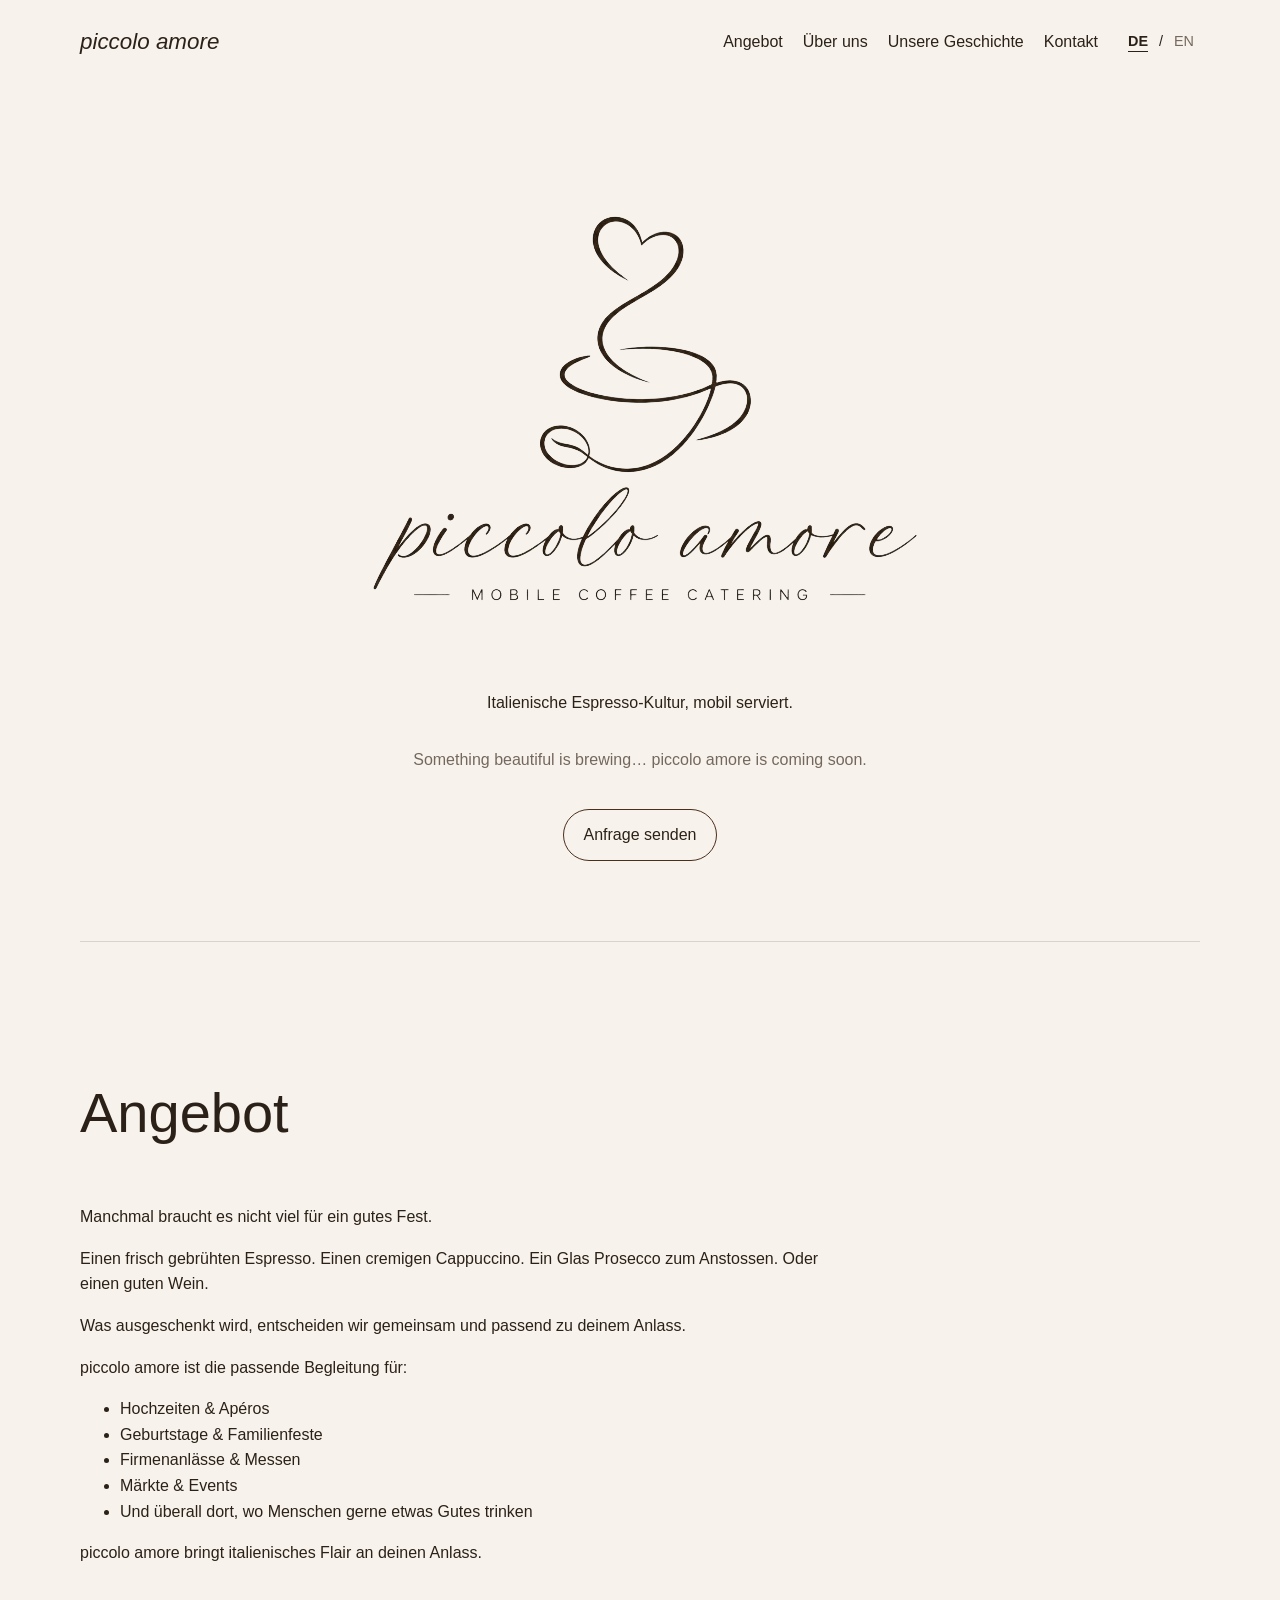
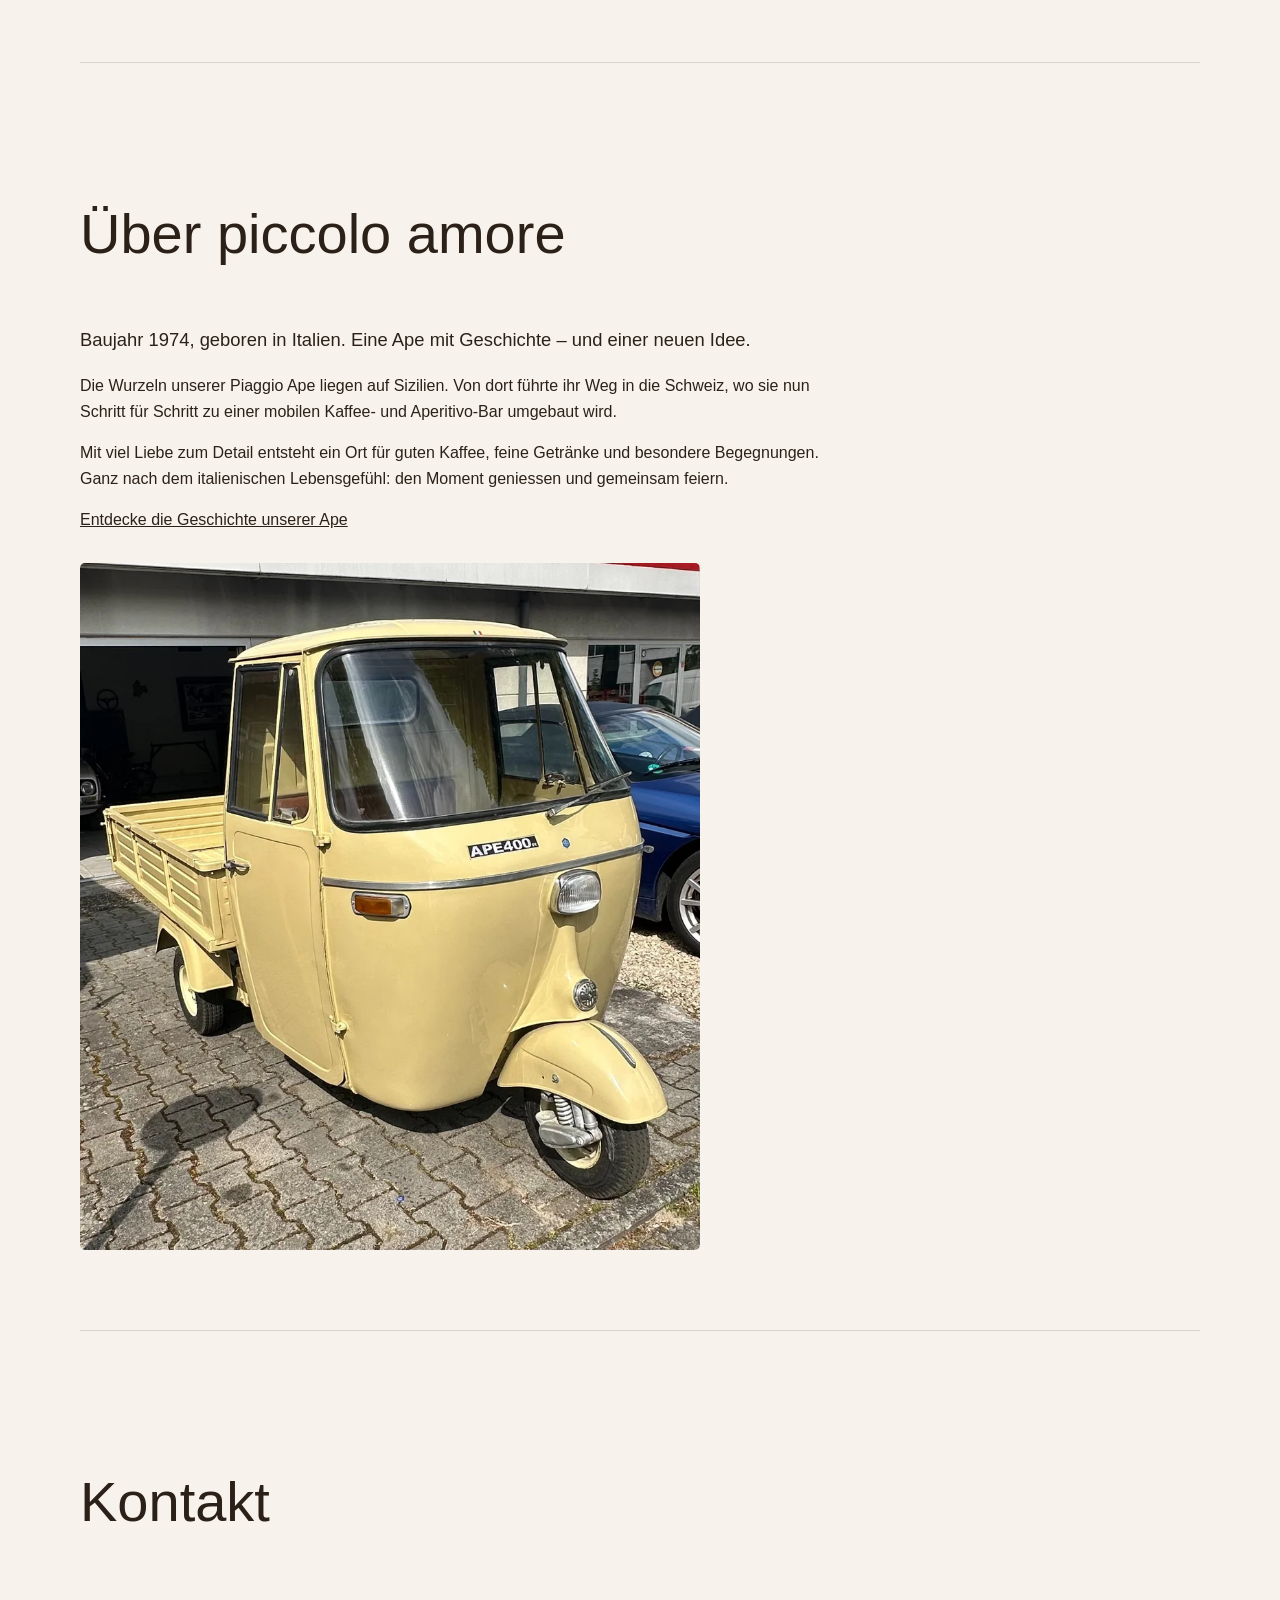
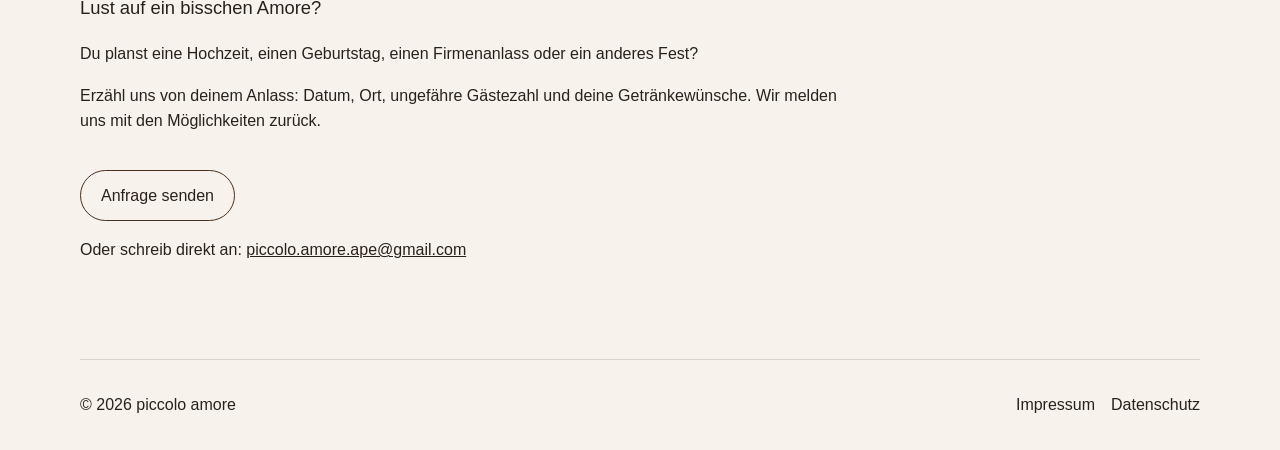
<file: index.html>
<!DOCTYPE html><html lang="de"><head><meta charset="UTF-8"><meta name="viewport" content="width=device-width, initial-scale=1.0"><meta name="description" data-i18n-content="meta.home.desc" content="piccolo amore – mobile Kaffee- und Aperitivo-Bar mit italienischem Flair für Events in der Zentralschweiz."><meta name="theme-color" content="#f7f3ec"><link rel="canonical" href="https://piccolo-amore-ape.ch/"><title data-i18n="meta.home.title">piccolo amore | Mobile Coffee Catering</title><link rel="stylesheet" href="assets/css/styles.css"><link rel="icon" href="favicon.ico"><link rel="apple-touch-icon" href="apple-touch-icon-180x180.png"><script src="assets/js/translations.js" defer></script><script src="assets/js/main.js" defer></script></head><body><header class="site-header"><a class="brand" href="index.html">piccolo amore</a><div class="header-right"><nav aria-label="Hauptnavigation"><a href="index.html#angebot" data-i18n="nav.offer">Angebot</a><a href="index.html#ueber-mich" data-i18n="nav.about">Über uns</a><a href="pages/geschichte.html" data-i18n="nav.story">Unsere Geschichte</a><a href="index.html#kontakt" data-i18n="nav.contact">Kontakt</a></nav><div class="lang-switch" role="group" aria-label="Sprache / Language"><button type="button" data-lang="de" aria-pressed="true">DE</button><span aria-hidden="true">/</span><button type="button" data-lang="en" aria-pressed="false">EN</button></div></div></header><main><section class="hero"><h1 class="sr-only">piccolo amore</h1><img class="hero-logo" src="assets/images/piccolo-amore-logo.png" data-i18n-alt="alt.logo" alt="piccolo amore – Mobile Coffee Catering"><p data-i18n="home.hero1" >Italienische Espresso-Kultur, mobil serviert.</p><p data-i18n="home.hero2" class="hero-note">Something beautiful is brewing… piccolo amore is coming soon.</p><a class="button" data-mailto="request" data-i18n="cta.request" href="mailto:piccolo.amore.ape@gmail.com">Anfrage senden</a></section><section id="angebot" class="section"><h2 data-i18n="offer.title" >Angebot</h2><p data-i18n="offer.p1" >Manchmal braucht es nicht viel für ein gutes Fest.</p><p data-i18n="offer.p2" >Einen frisch gebrühten Espresso. Einen cremigen Cappuccino. Ein Glas Prosecco zum Anstossen. Oder einen guten Wein.</p><p data-i18n="offer.p3" >Was ausgeschenkt wird, entscheiden wir gemeinsam und passend zu deinem Anlass.</p><p data-i18n="offer.intro" >piccolo amore ist die passende Begleitung für:</p><ul><li data-i18n="offer.li1" >Hochzeiten &amp; Apéros</li><li data-i18n="offer.li2" >Geburtstage &amp; Familienfeste</li><li data-i18n="offer.li3" >Firmenanlässe &amp; Messen</li><li data-i18n="offer.li4" >Märkte &amp; Events</li><li data-i18n="offer.li5" >Und überall dort, wo Menschen gerne etwas Gutes trinken</li></ul><p data-i18n="offer.end" >piccolo amore bringt italienisches Flair an deinen Anlass.</p></section><section id="ueber-mich" class="section"><h2 data-i18n="about.title" >Über piccolo amore</h2><p data-i18n="about.lead" class="intro">Baujahr 1974, geboren in Italien. Eine Ape mit Geschichte – und einer neuen Idee.</p><p data-i18n="about.p1" >Die Wurzeln unserer Piaggio Ape liegen auf Sizilien. Von dort führte ihr Weg in die Schweiz, wo sie nun Schritt für Schritt zu einer mobilen Kaffee- und Aperitivo-Bar umgebaut wird.</p><p data-i18n="about.p2" >Mit viel Liebe zum Detail entsteht ein Ort für guten Kaffee, feine Getränke und besondere Begegnungen. Ganz nach dem italienischen Lebensgefühl: den Moment geniessen und gemeinsam feiern.</p><p><a href="pages/geschichte.html" data-i18n="about.link">Entdecke die Geschichte unserer Ape</a></p><figure class="teaser-image"><img loading="lazy" src="assets/images/ape-in-italien.webp" data-i18n-alt="alt.italy" alt="Beigefarbene Piaggio Ape mit originaler Ladefläche vor einer Werkstatt"></figure></section><section id="kontakt" class="section"><h2 data-i18n="contact.title" >Kontakt</h2><p data-i18n="contact.lead" class="intro">Lust auf ein bisschen Amore?</p><p data-i18n="contact.p1" >Du planst eine Hochzeit, einen Geburtstag, einen Firmenanlass oder ein anderes Fest?</p><p data-i18n="contact.p2" >Erzähl uns von deinem Anlass: Datum, Ort, ungefähre Gästezahl und deine Getränkewünsche. Wir melden uns mit den Möglichkeiten zurück.</p><a class="button" data-mailto="request" data-i18n="cta.request" href="mailto:piccolo.amore.ape@gmail.com">Anfrage senden</a><p><span data-i18n="contact.mail" >Oder schreib direkt an:</span> <a href="mailto:piccolo.amore.ape@gmail.com">piccolo.amore.ape@gmail.com</a></p></section></main><footer class="site-footer"><span>© <span id="year">2026</span> piccolo amore</span><div><a href="pages/impressum.html" data-i18n="footer.imprint">Impressum</a><a href="pages/datenschutz.html" data-i18n="footer.privacy">Datenschutz</a></div></footer></body></html>
</file>
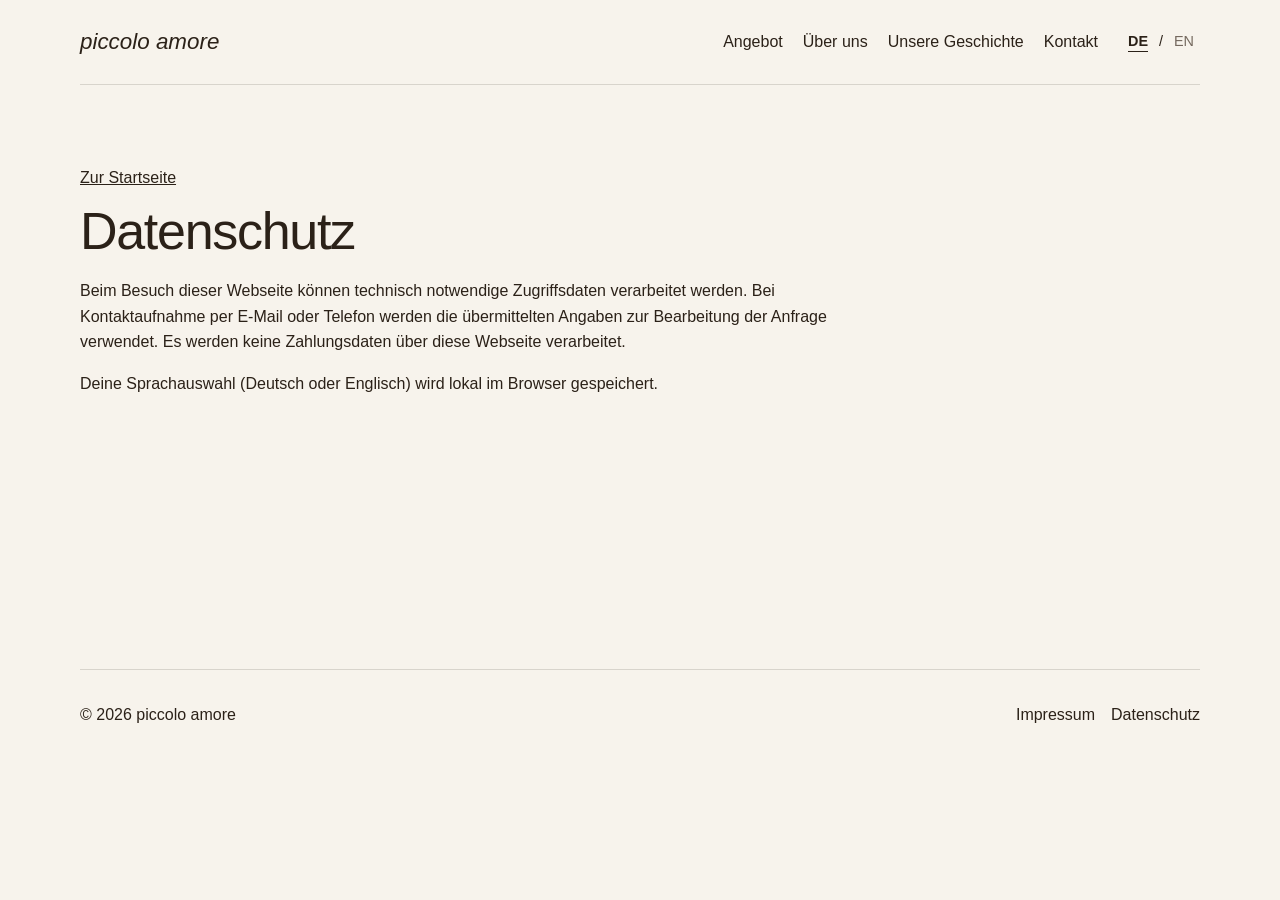
<file: pages/datenschutz.html>
<!DOCTYPE html><html lang="de"><head><meta charset="UTF-8"><meta name="viewport" content="width=device-width, initial-scale=1.0"><meta name="description" data-i18n-content="meta.privacy.desc" content="piccolo amore"><meta name="theme-color" content="#f7f3ec"><link rel="canonical" href="https://piccolo-amore-ape.ch/pages/datenschutz.html"><title data-i18n="meta.privacy.title">Datenschutz | piccolo amore</title><link rel="stylesheet" href="../assets/css/styles.css"><link rel="icon" href="../favicon.ico"><link rel="apple-touch-icon" href="../apple-touch-icon-180x180.png"><script src="../assets/js/translations.js" defer></script><script src="../assets/js/main.js" defer></script></head><body><header class="site-header"><a class="brand" href="../index.html">piccolo amore</a><div class="header-right"><nav aria-label="Hauptnavigation"><a href="../index.html#angebot" data-i18n="nav.offer">Angebot</a><a href="../index.html#ueber-mich" data-i18n="nav.about">Über uns</a><a href="geschichte.html" data-i18n="nav.story">Unsere Geschichte</a><a href="../index.html#kontakt" data-i18n="nav.contact">Kontakt</a></nav><div class="lang-switch" role="group" aria-label="Sprache / Language"><button type="button" data-lang="de" aria-pressed="true">DE</button><span aria-hidden="true">/</span><button type="button" data-lang="en" aria-pressed="false">EN</button></div></div></header><main><section class="section legal"><a href="../index.html" data-i18n="footer.home">Zur Startseite</a><h1 data-i18n="legal.privacy" class="story-title">Datenschutz</h1><p data-i18n="legal.p1" >Beim Besuch dieser Webseite können technisch notwendige Zugriffsdaten verarbeitet werden. Bei Kontaktaufnahme per E-Mail oder Telefon werden die übermittelten Angaben zur Bearbeitung der Anfrage verwendet. Es werden keine Zahlungsdaten über diese Webseite verarbeitet.</p><p data-i18n="legal.p2" >Deine Sprachauswahl (Deutsch oder Englisch) wird lokal im Browser gespeichert.</p></section></main><footer class="site-footer"><span>© <span id="year">2026</span> piccolo amore</span><div><a href="impressum.html" data-i18n="footer.imprint">Impressum</a><a href="datenschutz.html" data-i18n="footer.privacy">Datenschutz</a></div></footer></body></html>
</file>
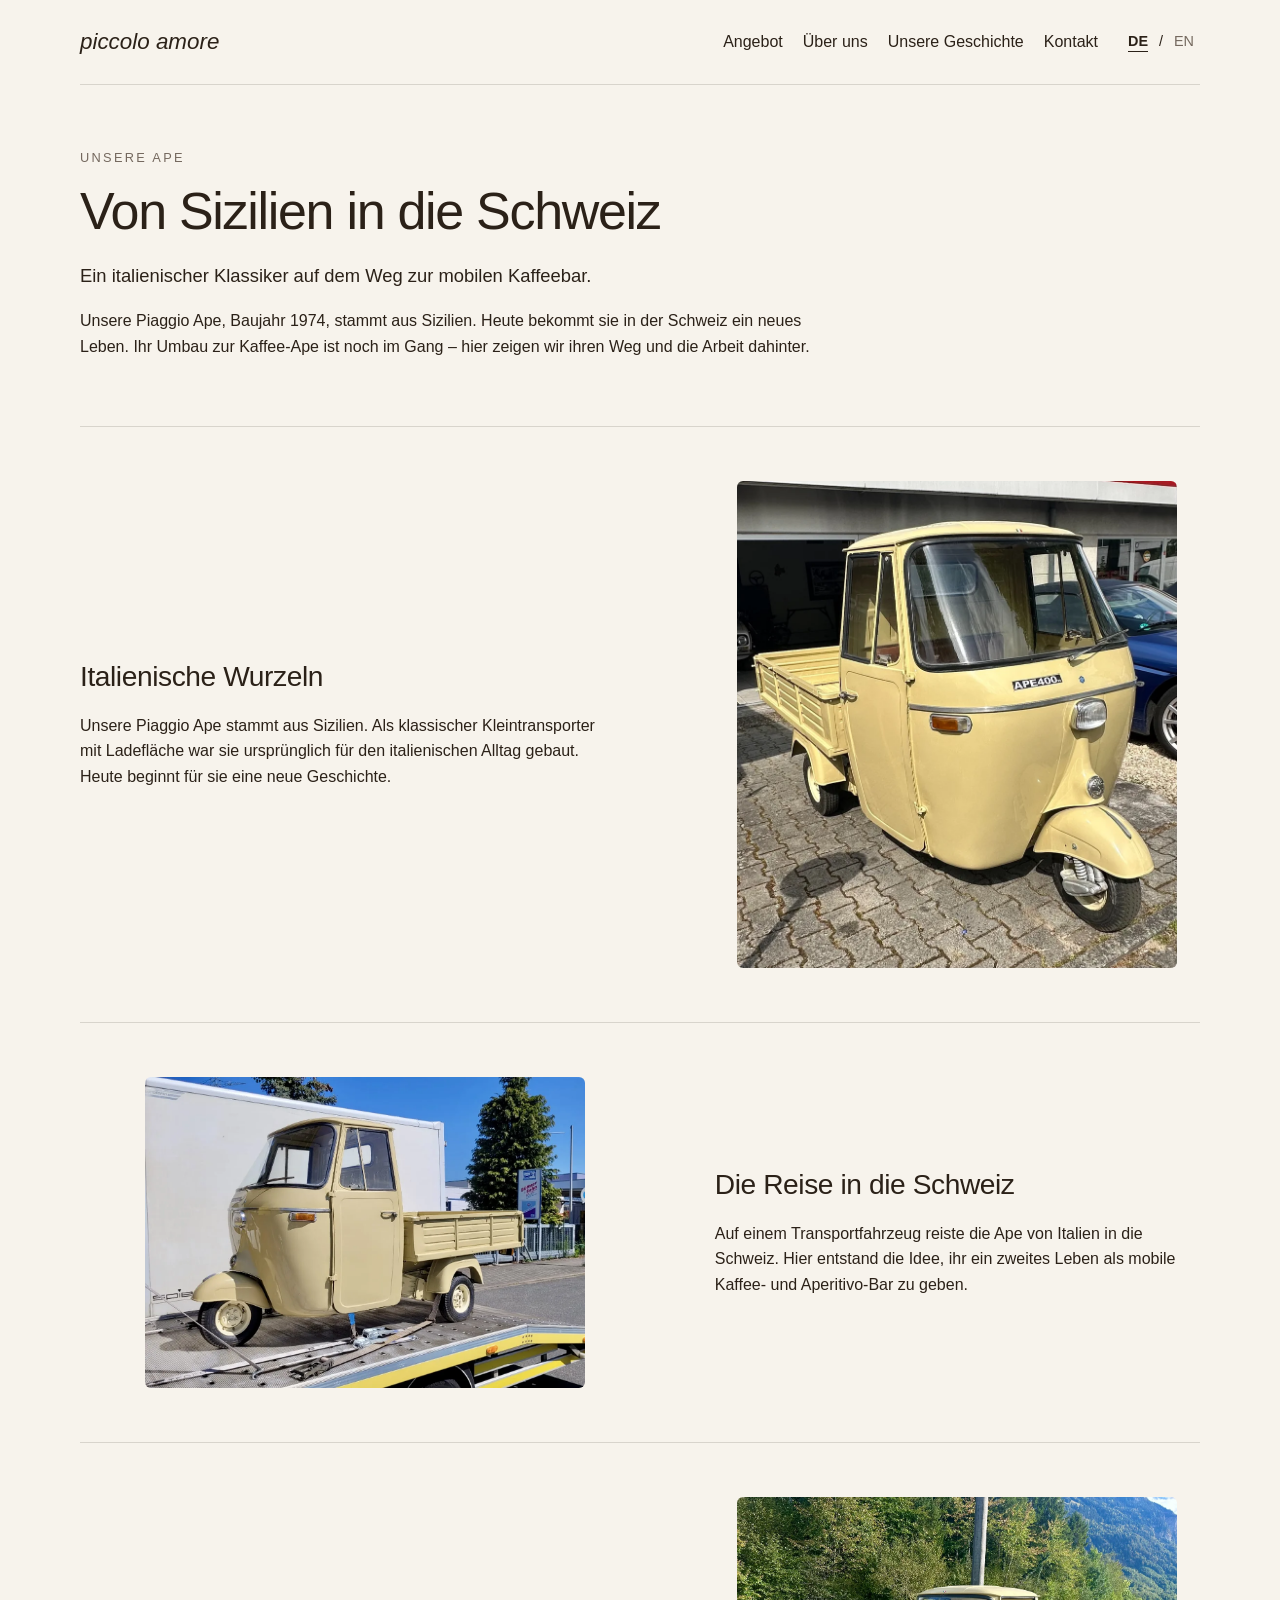
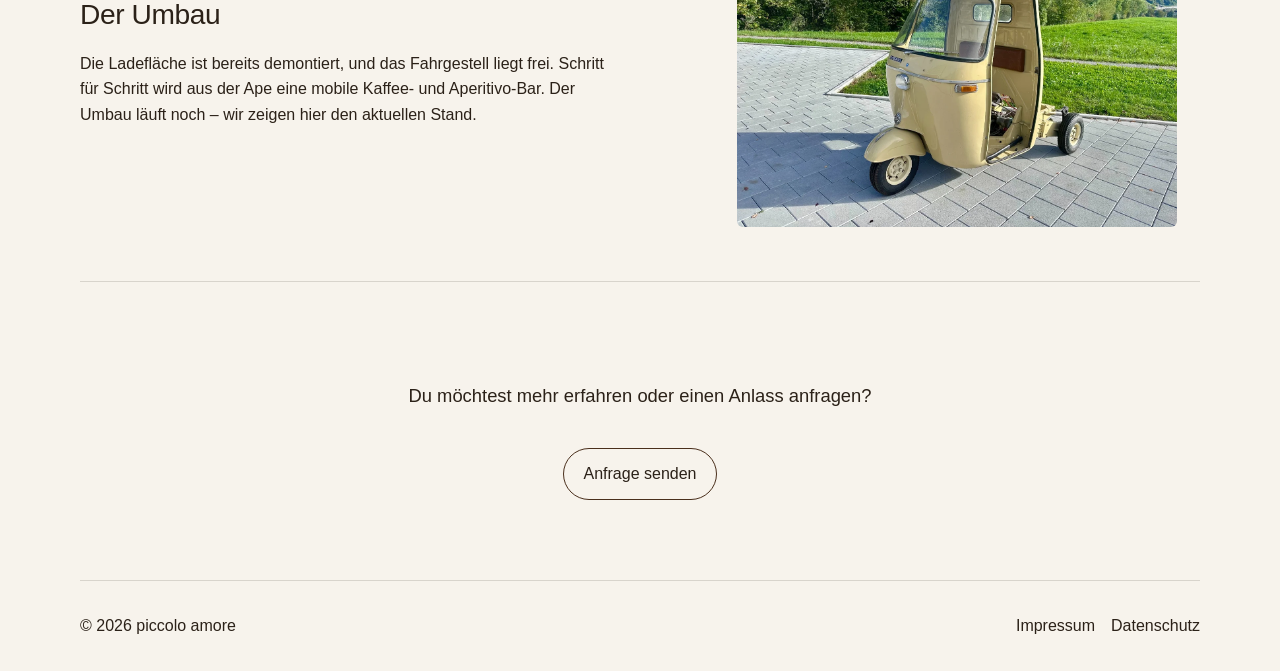
<file: pages/geschichte.html>
<!DOCTYPE html>
<html lang="de"><head><meta charset="utf-8"/><meta content="width=device-width, initial-scale=1.0" name="viewport"/><meta content="Von Sizilien in die Schweiz: die Geschichte unserer Piaggio Ape und ihres laufenden Umbaus zur mobilen Kaffeebar." data-i18n-content="meta.story.desc" name="description"/><meta content="#f7f3ec" name="theme-color"/><link href="https://piccolo-amore-ape.ch/pages/geschichte.html" rel="canonical"/><title data-i18n="meta.story.title">Unsere Ape | piccolo amore</title><link href="../assets/css/styles.css" rel="stylesheet"/><link href="../favicon.ico" rel="icon"/><link href="../apple-touch-icon-180x180.png" rel="apple-touch-icon"/><script defer="" src="../assets/js/translations.js"></script><script defer="" src="../assets/js/main.js"></script></head><body><header class="site-header"><a class="brand" href="../index.html">piccolo amore</a><div class="header-right"><nav aria-label="Hauptnavigation"><a data-i18n="nav.offer" href="../index.html#angebot">Angebot</a><a data-i18n="nav.about" href="../index.html#ueber-mich">Über uns</a><a data-i18n="nav.story" href="geschichte.html">Unsere Geschichte</a><a data-i18n="nav.contact" href="../index.html#kontakt">Kontakt</a></nav><div aria-label="Sprache / Language" class="lang-switch" role="group"><button aria-pressed="true" data-lang="de" type="button">DE</button><span aria-hidden="true">/</span><button aria-pressed="false" data-lang="en" type="button">EN</button></div></div></header><main><section class="section story-top"><p class="eyebrow" data-i18n="story.kicker">UNSERE APE</p><h1 class="story-title" data-i18n="story.title">Von Sizilien in die Schweiz</h1><p class="intro" data-i18n="story.sub">Ein italienischer Klassiker auf dem Weg zur mobilen Kaffeebar.</p><p data-i18n="story.intro">Unsere Piaggio Ape, Baujahr 1974, stammt aus Sizilien. Heute bekommt sie in der Schweiz ein neues Leben. Ihr Umbau zur Kaffee-Ape ist noch im Gang – hier zeigen wir ihren Weg und die Arbeit dahinter.</p></section><section class="section story-step"><div class="story-text"><h2 data-i18n="story.one.title">Italienische Wurzeln</h2><p data-i18n="story.one.p">Unsere Piaggio Ape stammt aus Sizilien. Als klassischer Kleintransporter mit Ladefläche war sie ursprünglich für den italienischen Alltag gebaut. Heute beginnt für sie eine neue Geschichte.</p></div><figure><img alt="Beigefarbene Piaggio Ape mit Ladefläche in Italien" data-i18n-alt="alt.italy" loading="lazy" src="../assets/images/ape-in-italien.webp"/></figure></section><section class="section story-step"><div class="story-text"><h2 data-i18n="story.two.title">Die Reise in die Schweiz</h2><p data-i18n="story.two.p">Auf einem Transportfahrzeug reiste die Ape von Italien in die Schweiz. Hier entstand die Idee, ihr ein zweites Leben als mobile Kaffee- und Aperitivo-Bar zu geben.</p></div><figure><img alt="Piaggio Ape auf einem Transportfahrzeug auf dem Weg in die Schweiz" data-i18n-alt="alt.transport" loading="lazy" src="../assets/images/ape-transport.webp"/></figure></section><section class="section story-step"><div class="story-text"><h2 data-i18n="story.three.title">Der Umbau</h2><p data-i18n="story.three.p">Die Ladefläche ist bereits demontiert, und das Fahrgestell liegt frei. Schritt für Schritt wird aus der Ape eine mobile Kaffee- und Aperitivo-Bar. Der Umbau läuft noch – wir zeigen hier den aktuellen Stand.</p></div><figure><img alt="Beigefarbene Piaggio Ape mit freigelegtem Fahrgestell während des Umbaus" data-i18n-alt="alt.conversion" loading="lazy" src="../assets/images/ape-umbau.webp"/></figure></section><section class="section story-end"><p class="intro" data-i18n="story.cta">Du möchtest mehr erfahren oder einen Anlass anfragen?</p><a class="button" data-i18n="cta.request" data-mailto="request" href="mailto:piccolo.amore.ape@gmail.com">Anfrage senden</a></section></main><footer class="site-footer"><span>© <span id="year">2026</span> piccolo amore</span><div><a data-i18n="footer.imprint" href="impressum.html">Impressum</a><a data-i18n="footer.privacy" href="datenschutz.html">Datenschutz</a></div></footer></body></html>
</file>
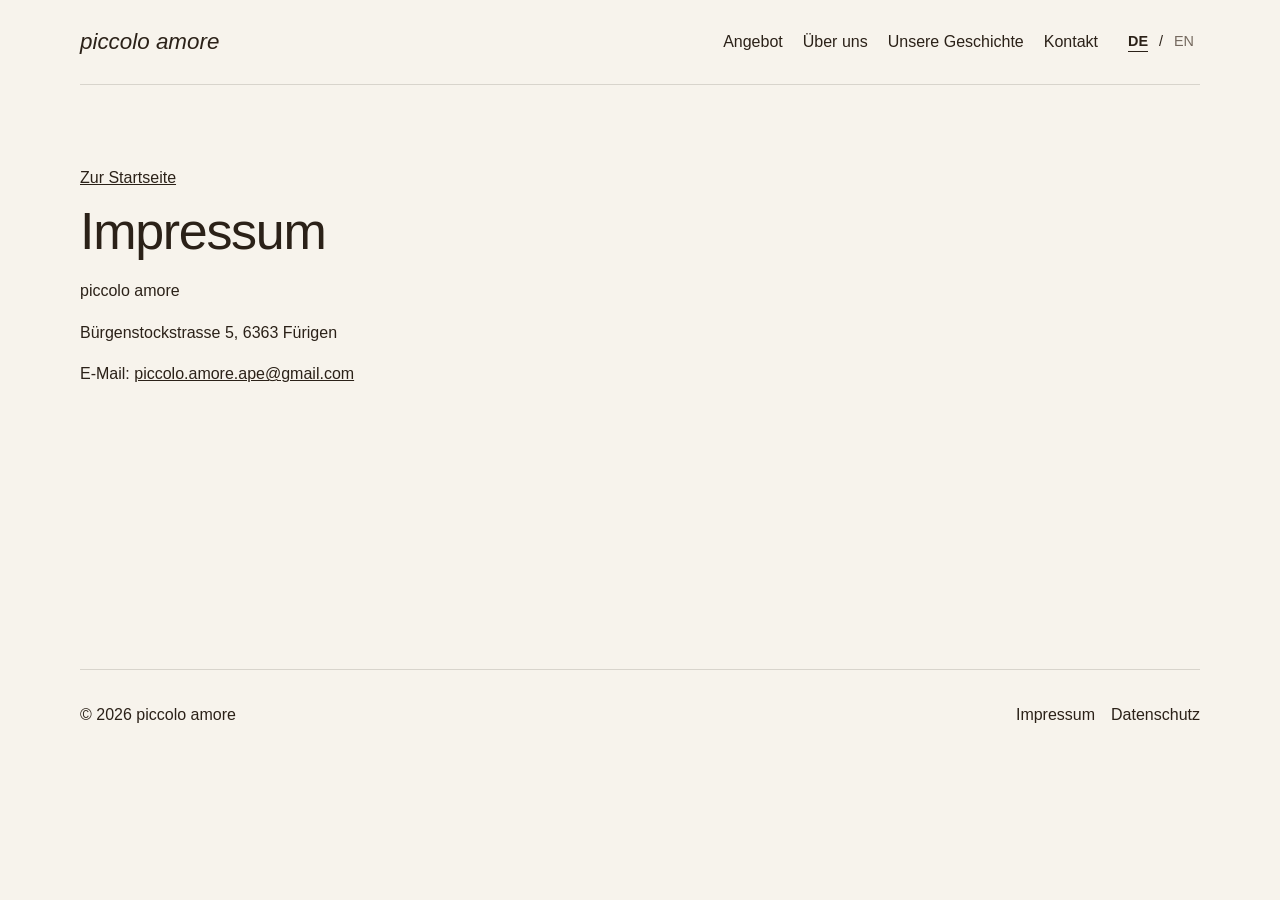
<file: pages/impressum.html>
<!DOCTYPE html><html lang="de"><head><meta charset="UTF-8"><meta name="viewport" content="width=device-width, initial-scale=1.0"><meta name="description" data-i18n-content="meta.imprint.desc" content="piccolo amore"><meta name="theme-color" content="#f7f3ec"><link rel="canonical" href="https://piccolo-amore-ape.ch/pages/impressum.html"><title data-i18n="meta.imprint.title">Impressum | piccolo amore</title><link rel="stylesheet" href="../assets/css/styles.css"><link rel="icon" href="../favicon.ico"><link rel="apple-touch-icon" href="../apple-touch-icon-180x180.png"><script src="../assets/js/translations.js" defer></script><script src="../assets/js/main.js" defer></script></head><body><header class="site-header"><a class="brand" href="../index.html">piccolo amore</a><div class="header-right"><nav aria-label="Hauptnavigation"><a href="../index.html#angebot" data-i18n="nav.offer">Angebot</a><a href="../index.html#ueber-mich" data-i18n="nav.about">Über uns</a><a href="geschichte.html" data-i18n="nav.story">Unsere Geschichte</a><a href="../index.html#kontakt" data-i18n="nav.contact">Kontakt</a></nav><div class="lang-switch" role="group" aria-label="Sprache / Language"><button type="button" data-lang="de" aria-pressed="true">DE</button><span aria-hidden="true">/</span><button type="button" data-lang="en" aria-pressed="false">EN</button></div></div></header><main><section class="section legal"><a href="../index.html" data-i18n="footer.home">Zur Startseite</a><h1 data-i18n="legal.imprint" class="story-title">Impressum</h1><p>piccolo amore</p><p data-i18n="legal.place" >Bürgenstockstrasse 5, 6363 Fürigen</p><p>E-Mail: <a href="mailto:piccolo.amore.ape@gmail.com">piccolo.amore.ape@gmail.com</a></p></section></main><footer class="site-footer"><span>© <span id="year">2026</span> piccolo amore</span><div><a href="impressum.html" data-i18n="footer.imprint">Impressum</a><a href="datenschutz.html" data-i18n="footer.privacy">Datenschutz</a></div></footer></body></html>
</file>
<file: assets/css/styles.css>
:root {
  --bg: #f7f3ec;
  --text: #2b2118;
  --muted: #74685e;
  --accent: #4a2f1c;
  --max-width: 1120px;
}

* { box-sizing: border-box; }
html { scroll-behavior: smooth; }
body {
  margin: 0;
  font-family: Arial, Helvetica, sans-serif;
  color: var(--text);
  background: var(--bg);
  line-height: 1.6;
}
a { color: inherit; }
.site-header,
.site-footer,
main { width: min(calc(100% - 40px), var(--max-width)); margin-inline: auto; }
.site-header {
  display: flex;
  justify-content: space-between;
  align-items: center;
  gap: 24px;
  padding: 24px 0;
}
.brand { text-decoration: none; font-size: 1.4rem; font-style: italic; }
nav { display: flex; gap: 20px; flex-wrap: wrap; }
nav a, .site-footer a { text-decoration: none; }
.hero {
  min-height: 68vh;
  display: grid;
  place-content: center;
  text-align: center;
  padding: 80px 0;
}
.eyebrow { text-transform: uppercase; letter-spacing: .18em; color: var(--muted); font-size: .8rem; }
h1 { font-size: clamp(3rem, 10vw, 7rem); line-height: .95; margin: .2em 0; font-weight: 500; }
.sr-only {
  position: absolute;
  width: 1px;
  height: 1px;
  padding: 0;
  margin: -1px;
  overflow: hidden;
  clip: rect(0, 0, 0, 0);
  white-space: nowrap;
  border: 0;
}
.hero-logo {
  display: block;
  width: min(604px, 82vw);
  height: auto;
  margin: 0 auto 20px;
}
h2 { font-size: clamp(2rem, 5vw, 3.5rem); font-weight: 500; }
.button {
  display: inline-block;
  width: fit-content;
  margin: 20px auto 0;
  padding: 12px 20px;
  border: 1px solid var(--accent);
  border-radius: 999px;
  text-decoration: none;
}
.section { padding: 80px 0; border-top: 1px solid rgba(43,33,24,.15); }
.site-footer {
  display: flex;
  justify-content: space-between;
  gap: 20px;
  flex-wrap: wrap;
  padding: 32px 0;
  border-top: 1px solid rgba(43,33,24,.15);
}
.site-footer div { display: flex; gap: 16px; }
@media (max-width: 700px) {
  .site-header { align-items: flex-start; flex-direction: column; }
  nav { gap: 14px; }
}

/* Sprachwahl und kleinere Ergänzungen im bestehenden Design */
.header-right { display: flex; align-items: center; gap: 24px; }
.lang-switch { display: inline-flex; align-items: center; gap: 5px; white-space: nowrap; font-size: .9rem; }
.lang-switch button { padding: 6px; background: none; color: var(--muted); border: none; cursor: pointer; font: inherit; }
.lang-switch button.is-active, .lang-switch button[aria-pressed="true"] { color: var(--text); text-decoration: underline; text-underline-offset: 5px; font-weight: bold; }
a:hover, .button:hover { opacity: .78; }
a:focus-visible, button:focus-visible { outline: 2px solid var(--accent); outline-offset: 4px; }
.hero-note { color: var(--muted); }
.intro { font-size: 1.15rem; }
.section p { max-width: 760px; }
.teaser-image { margin: 30px 0 0; max-width: 620px; }
.teaser-image img { width: 100%; display: block; height: auto; border-radius: 5px; }
.story-top { padding-top: 50px; padding-bottom: 50px; }
.story-title { font-size: clamp(2.15rem, 4.2vw, 3.25rem); line-height: 1.18; font-weight: 400; letter-spacing: -.025em; }
.story-step { display: grid; grid-template-columns: minmax(0, 1fr) minmax(0, 0.85fr); gap: clamp(28px, 5vw, 72px); align-items: center; padding-block: 54px; }
.story-step:nth-of-type(odd) .story-text { order: 2; }
.story-step:nth-of-type(odd) figure { order: 1; }
.story-step figure { margin: 0; width: 100%; max-width: 440px; justify-self: center; }
.story-step img { display: block; width: 100%; height: auto; border-radius: 6px; }
.story-step h2 { font-size: clamp(1.45rem, 2.2vw, 2rem); line-height: 1.25; letter-spacing: -.015em; font-weight: 400; margin: 0 0 .65em; }
.story-step p { font-size: 1rem; max-width: 530px; margin: 0; }
.story-end { text-align: center; }
.story-end p { margin-inline: auto; }
.legal { min-height: 65vh; }
@media (max-width: 850px) {
  .header-right { flex-wrap: wrap; gap: 12px; }
  .story-step { grid-template-columns: 1fr; gap: 20px; }
  .story-step:nth-of-type(odd) .story-text, .story-step:nth-of-type(odd) figure { order: initial; }
  .story-step figure { justify-self: start; max-width: 520px; }
}
@media (max-width: 700px) {
  .header-right { width: 100%; align-items: start; justify-content: space-between; }
  .site-header nav { gap: 14px; }
  .section { padding: 54px 0; }
  .story-step { padding: 36px 0; }
  .hero { min-height: 60vh; padding: 55px 0; }
}
</file>
